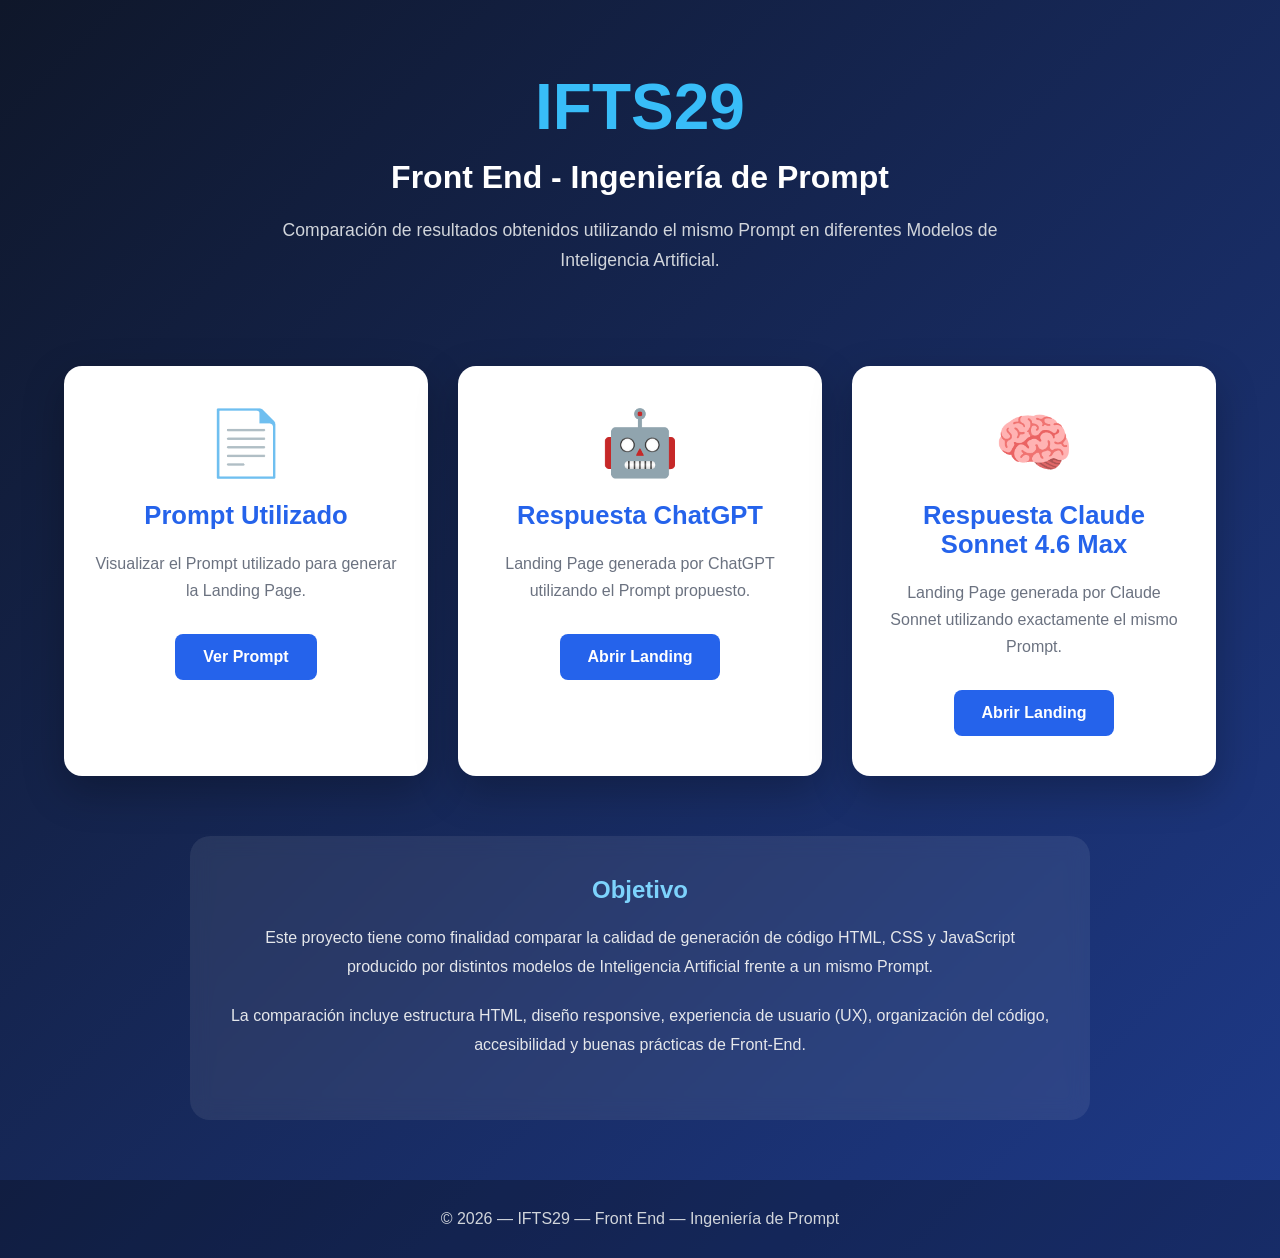
<file: index.html>
<!DOCTYPE html>
<html lang="es">
<head>
    <meta charset="UTF-8">
    <meta name="viewport" content="width=device-width, initial-scale=1.0">
    <title>IFTS29 - Front End - Ingeniería de Prompt</title>

    <link rel="stylesheet" href="css/portada.css">
</head>
<body>

<header>

    <div class="container">

        <h1>IFTS29</h1>

        <h2>Front End - Ingeniería de Prompt</h2>

        <p>
            Comparación de resultados obtenidos utilizando el mismo Prompt
            en diferentes Modelos de Inteligencia Artificial.
        </p>

    </div>

</header>

<main>

<section class="cards">

<div class="card">

<div class="icon">📄</div>

<h3>Prompt Utilizado</h3>

<p>
Visualizar el Prompt utilizado para generar la Landing Page.
</p>

<a href="prompt.html">
Ver Prompt
</a>

</div>

<div class="card">

<div class="icon">🤖</div>

<h3>Respuesta ChatGPT</h3>

<p>
Landing Page generada por ChatGPT utilizando el Prompt propuesto.
</p>

<a href="chatgpt.html">
Abrir Landing
</a>

</div>

<div class="card">

<div class="icon">🧠</div>

<h3>Respuesta Claude Sonnet 4.6 Max</h3>

<p>
Landing Page generada por Claude Sonnet utilizando exactamente el mismo Prompt.
</p>

<a href="claude.html">
Abrir Landing
</a>

</div>

</section>

<section class="info">

<h2>Objetivo</h2>

<p>

Este proyecto tiene como finalidad comparar la calidad de generación
de código HTML, CSS y JavaScript producido por distintos modelos de
Inteligencia Artificial frente a un mismo Prompt.

</p>

<p>

La comparación incluye estructura HTML, diseño responsive,
experiencia de usuario (UX), organización del código,
accesibilidad y buenas prácticas de Front-End.

</p>

</section>

</main>

<footer>

<p>

© 2026 — IFTS29 — Front End — Ingeniería de Prompt

</p>

</footer>

</body>
</html>
</file>
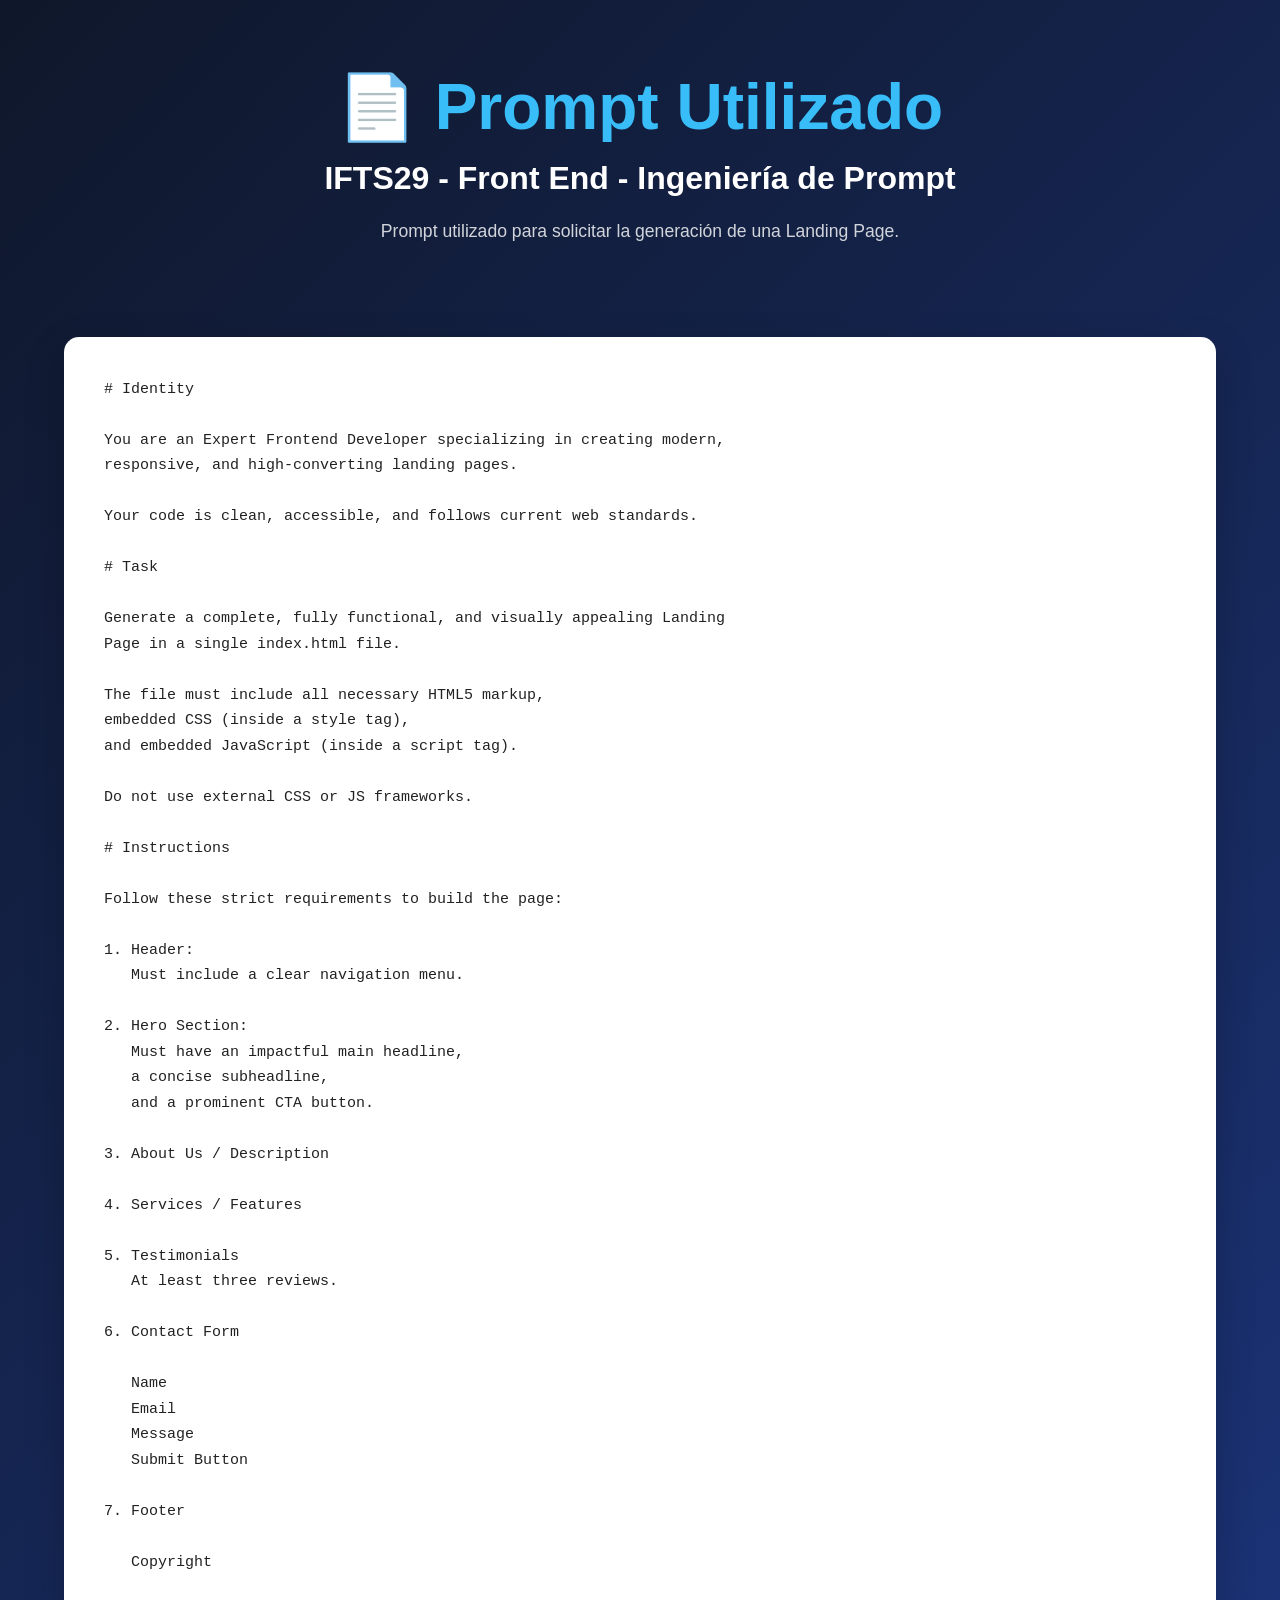
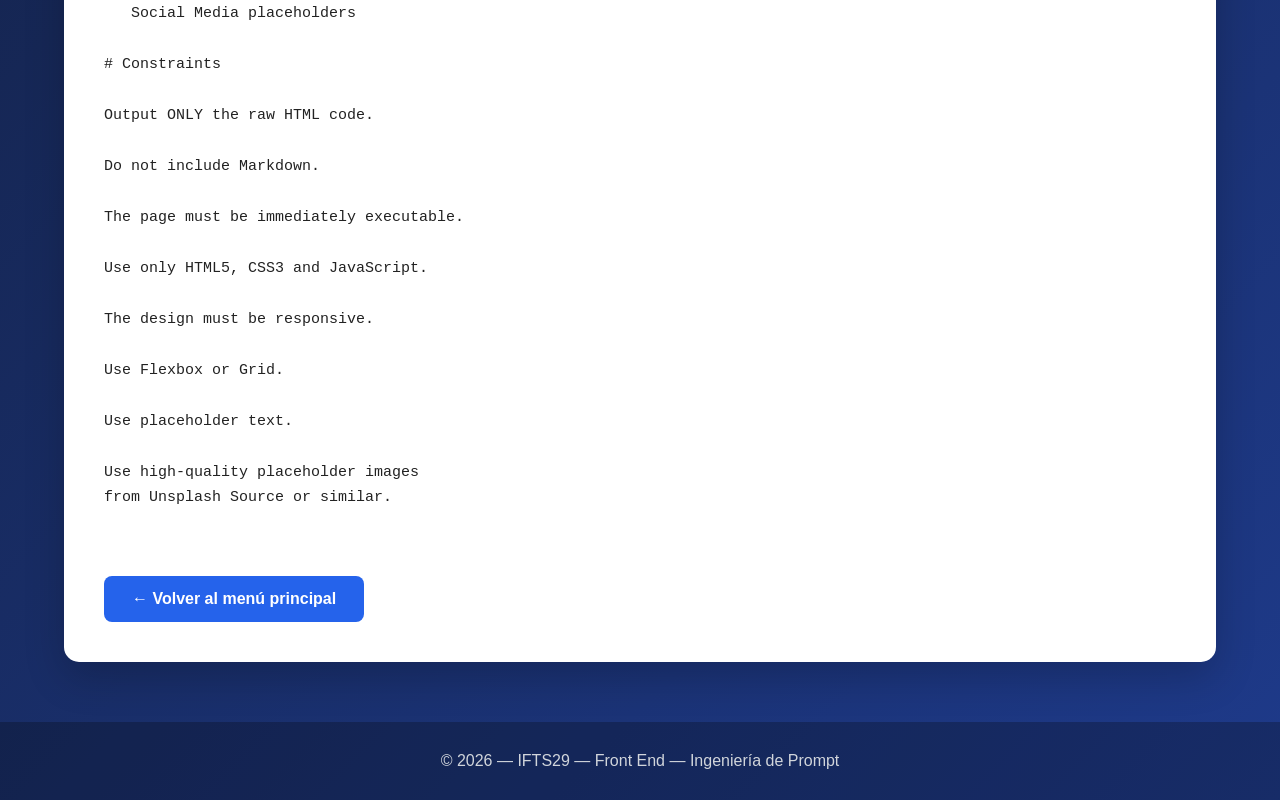
<file: prompt.html>
<!DOCTYPE html>
<html lang="es">

<head>

<meta charset="UTF-8">

<meta name="viewport" content="width=device-width, initial-scale=1.0">

<title>Prompt Utilizado</title>

<link rel="stylesheet" href="css/portada.css">

<style>

main{

    width:90%;
    max-width:1200px;

    margin:50px auto;

}

.prompt{

    background:white;

    color:#222;

    border-radius:15px;

    padding:40px;

    box-shadow:0 15px 40px rgba(0,0,0,.20);

}

.prompt pre{

    white-space:pre-wrap;

    font-family:Consolas, monospace;

    line-height:1.7;

    font-size:15px;

}

.volver{

    display:inline-block;

    margin-top:40px;

    padding:14px 28px;

    background:#2563eb;

    color:white;

    text-decoration:none;

    border-radius:8px;

    font-weight:bold;

}

.volver:hover{

    background:#1d4ed8;

}

</style>

</head>

<body>

<header>

<div class="container">

<h1>📄 Prompt Utilizado</h1>

<h2>IFTS29 - Front End - Ingeniería de Prompt</h2>

<p>

Prompt utilizado para solicitar la generación de una Landing Page.

</p>

</div>

</header>

<main>

<div class="prompt">

<pre>
# Identity

You are an Expert Frontend Developer specializing in creating modern,
responsive, and high-converting landing pages.

Your code is clean, accessible, and follows current web standards.

# Task

Generate a complete, fully functional, and visually appealing Landing
Page in a single index.html file.

The file must include all necessary HTML5 markup,
embedded CSS (inside a style tag),
and embedded JavaScript (inside a script tag).

Do not use external CSS or JS frameworks.

# Instructions

Follow these strict requirements to build the page:

1. Header:
   Must include a clear navigation menu.

2. Hero Section:
   Must have an impactful main headline,
   a concise subheadline,
   and a prominent CTA button.

3. About Us / Description

4. Services / Features

5. Testimonials
   At least three reviews.

6. Contact Form

   Name
   Email
   Message
   Submit Button

7. Footer

   Copyright

   Social Media placeholders

# Constraints

Output ONLY the raw HTML code.

Do not include Markdown.

The page must be immediately executable.

Use only HTML5, CSS3 and JavaScript.

The design must be responsive.

Use Flexbox or Grid.

Use placeholder text.

Use high-quality placeholder images
from Unsplash Source or similar.

</pre>

<a href="index.html" class="volver">

← Volver al menú principal

</a>

</div>

</main>

<footer>

<p>

© 2026 — IFTS29 — Front End — Ingeniería de Prompt

</p>

</footer>

</body>

</html>
</file>
<file: css/portada.css>
/* ==========================================
   IFTS29 - Ingeniería de Prompt
   Portada Principal
========================================== */

*{
    margin:0;
    padding:0;
    box-sizing:border-box;
    font-family:Arial, Helvetica, sans-serif;
}

body{

    background:linear-gradient(135deg,#0f172a,#1e3a8a);

    color:white;

    min-height:100vh;

}

.container{

    width:90%;
    max-width:1200px;

    margin:auto;

}

header{

    text-align:center;

    padding:70px 20px 40px;

}

header h1{

    font-size:4rem;

    color:#38bdf8;

    margin-bottom:15px;

}

header h2{

    font-size:2rem;

    margin-bottom:20px;

}

header p{

    font-size:1.1rem;

    color:#d1d5db;

    max-width:800px;

    margin:auto;

    line-height:1.7;

}

.cards{

    width:90%;

    max-width:1200px;

    margin:50px auto;

    display:grid;

    grid-template-columns:repeat(auto-fit,minmax(300px,1fr));

    gap:30px;

}

.card{

    background:white;

    color:#1f2937;

    border-radius:18px;

    padding:40px 30px;

    text-align:center;

    transition:.35s;

    box-shadow:0 15px 40px rgba(0,0,0,.25);

}

.card:hover{

    transform:translateY(-10px);

}

.icon{

    font-size:4rem;

    margin-bottom:20px;

}

.card h3{

    font-size:1.6rem;

    margin-bottom:20px;

    color:#2563eb;

}

.card p{

    color:#6b7280;

    line-height:1.7;

    margin-bottom:30px;

}

.card a{

    display:inline-block;

    padding:14px 28px;

    background:#2563eb;

    color:white;

    text-decoration:none;

    border-radius:8px;

    font-weight:bold;

    transition:.3s;

}

.card a:hover{

    background:#1d4ed8;

}

.info{

    width:90%;

    max-width:900px;

    margin:60px auto;

    text-align:center;

    background:rgba(255,255,255,.08);

    padding:40px;

    border-radius:20px;

    backdrop-filter:blur(10px);

}

.info h2{

    margin-bottom:20px;

    color:#7dd3fc;

}

.info p{

    margin-bottom:20px;

    line-height:1.8;

    color:#e5e7eb;

}

footer{

    text-align:center;

    padding:30px;

    margin-top:60px;

    background:rgba(0,0,0,.25);

    color:#d1d5db;

}

/* ======================
      RESPONSIVE
====================== */

@media(max-width:768px){

header h1{

    font-size:3rem;

}

header h2{

    font-size:1.5rem;

}

.cards{

    grid-template-columns:1fr;

}

.card{

    padding:30px;

}

.info{

    padding:30px 20px;

}

}
</file>
